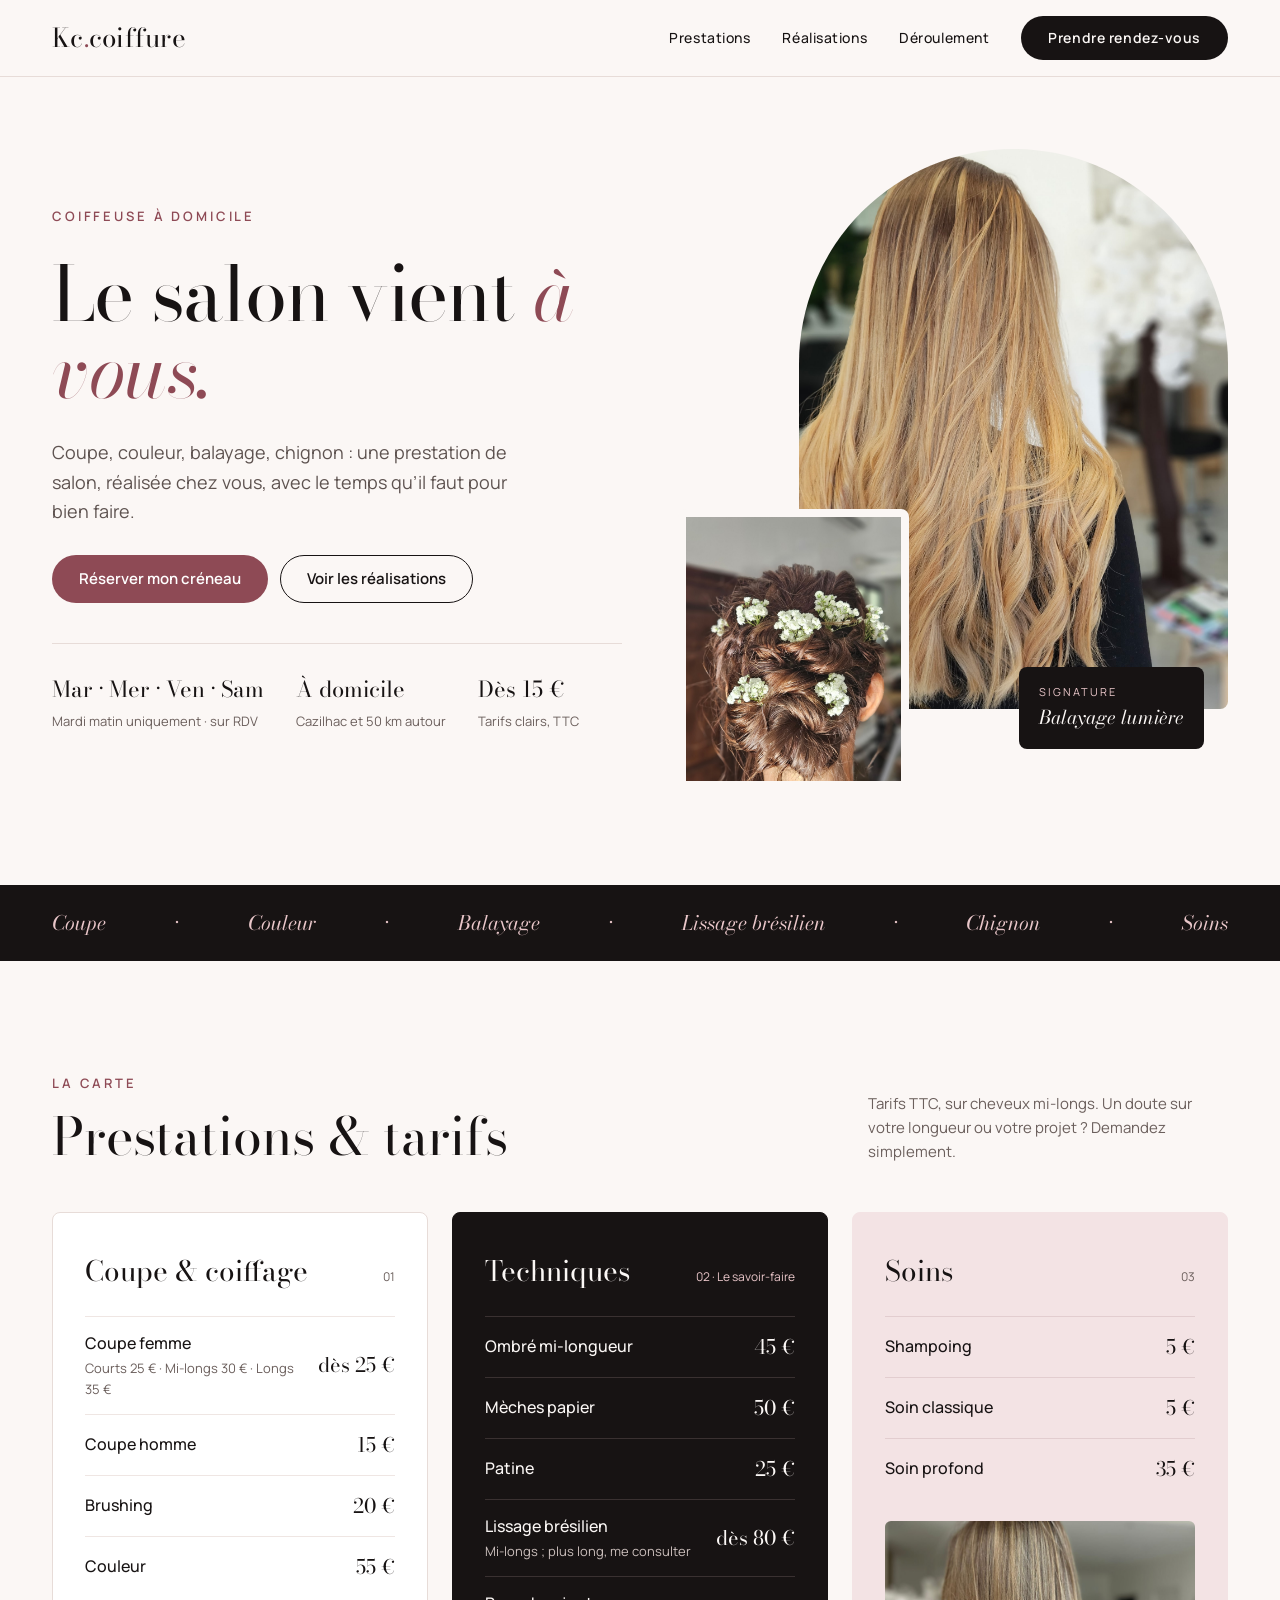
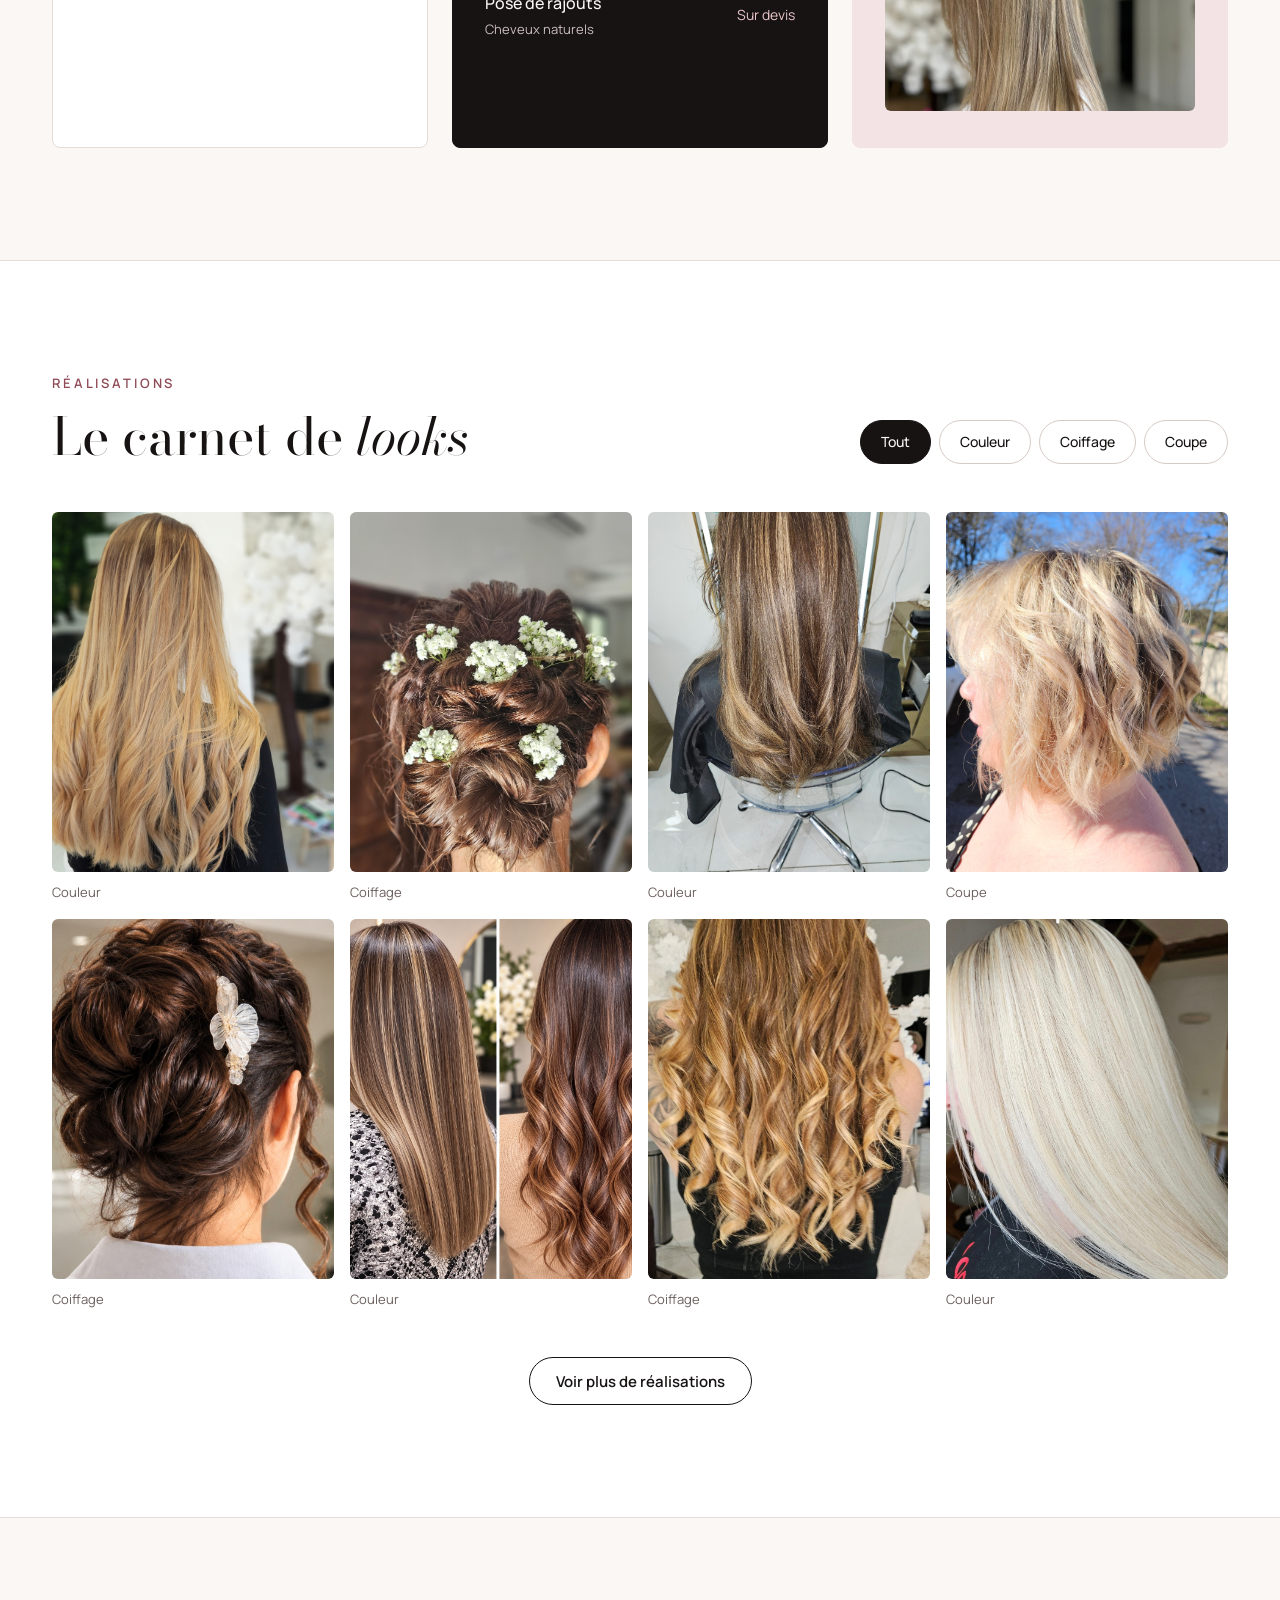
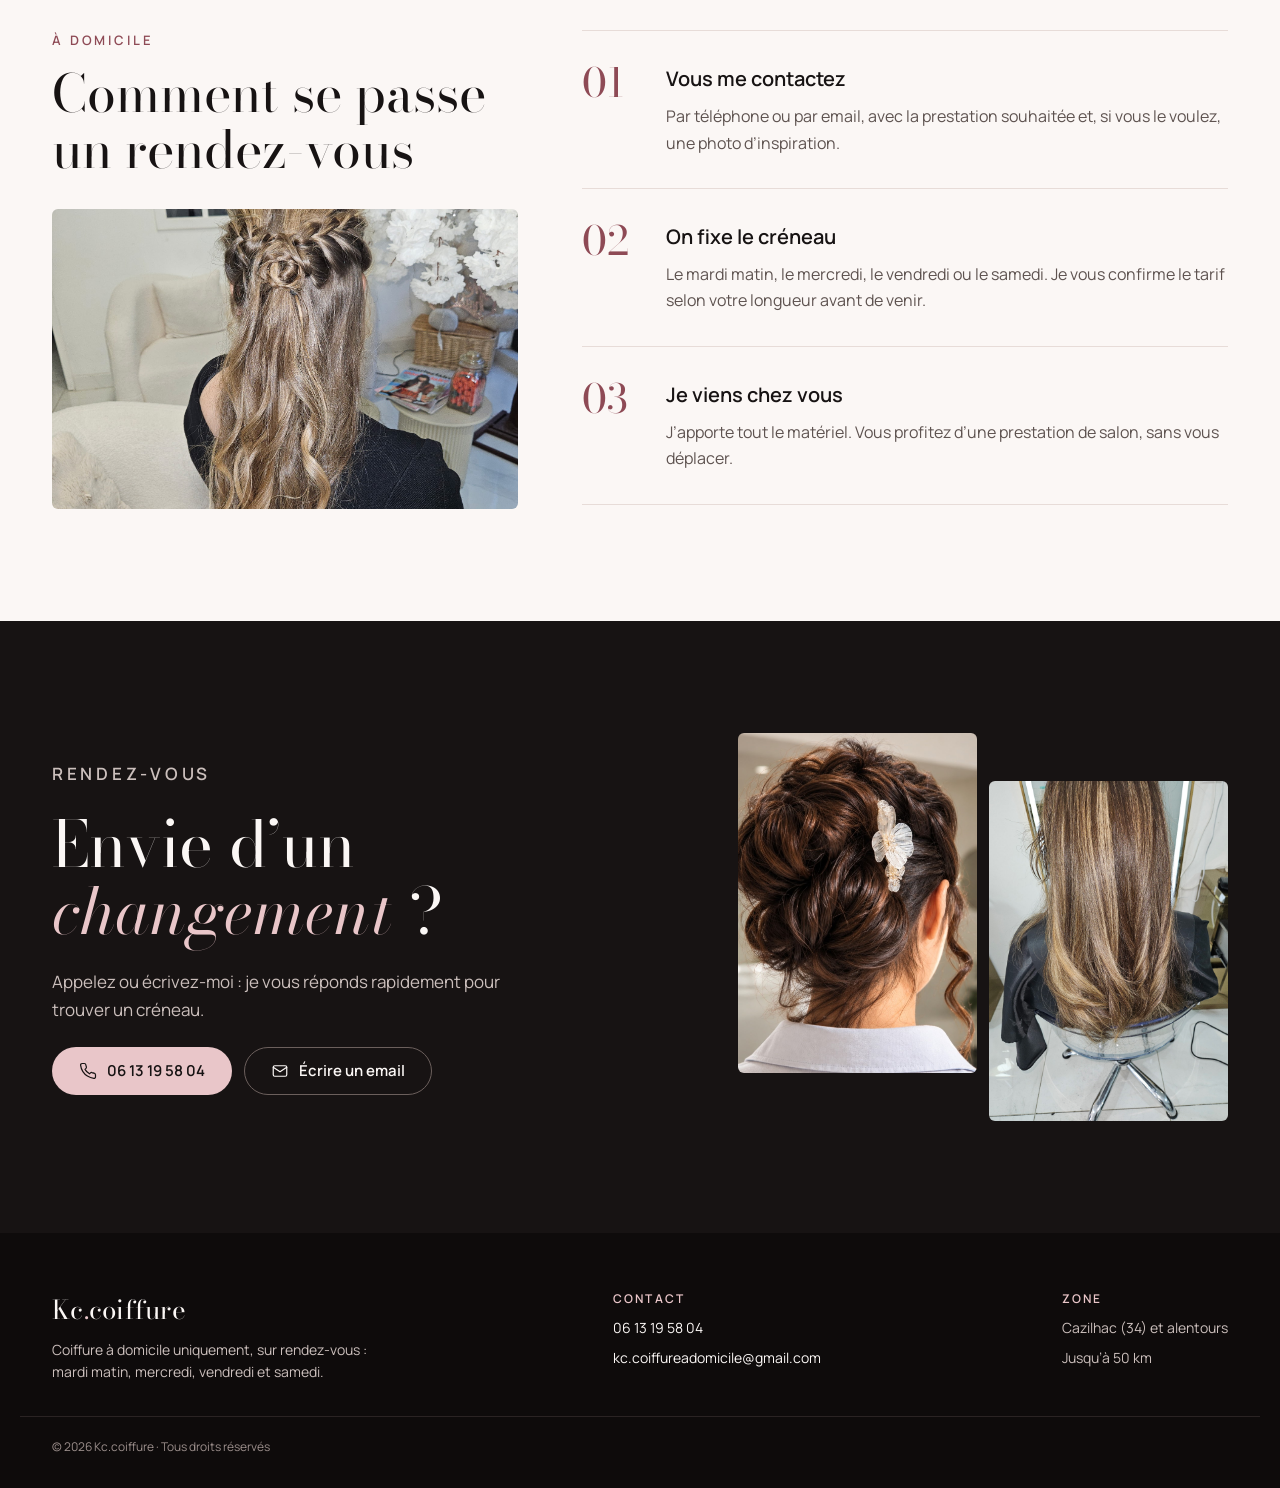
<file: index.html>
<!DOCTYPE html>
<html lang="fr">

<head>
    <meta charset="UTF-8">
    <meta name="viewport" content="width=device-width, initial-scale=1.0">
    <title>Kc.coiffure | Coiffeuse à domicile autour de Cazilhac (34)</title>
    <meta name="description"
        content="Kc.coiffure, coiffeuse à domicile à Cazilhac et jusqu'à 50 km autour : coupe, couleur, balayage, lissage brésilien, chignon. Mardi matin, mercredi, vendredi et samedi, sur rendez-vous.">
    <link rel="preconnect" href="https://fonts.googleapis.com">
    <link rel="preconnect" href="https://fonts.gstatic.com" crossorigin>
    <link
        href="https://fonts.googleapis.com/css2?family=Bodoni+Moda:ital,opsz,wght@0,6..96,400;0,6..96,500;1,6..96,400&family=Manrope:wght@400;500;600&display=swap"
        rel="stylesheet">
    <link rel="stylesheet" href="style.css">
</head>

<body>

    <!-- Navigation -->
    <header class="site-header" id="navbar">
        <nav class="nav container" aria-label="Navigation principale">
            <a href="#accueil" class="logo">Kc<span>.</span>coiffure</a>
            <button class="menu-toggle" type="button" aria-label="Ouvrir le menu" aria-expanded="false" aria-controls="navLinks">
                <span></span><span></span>
            </button>
            <div class="nav-links" id="navLinks">
                <a href="#prestations">Prestations</a>
                <a href="#galerie">Réalisations</a>
                <a href="#deroulement">Déroulement</a>
                <a href="#contact" class="btn btn-dark">Prendre rendez-vous</a>
            </div>
        </nav>
    </header>

    <main>
        <!-- Héros -->
        <section id="accueil" class="hero container">
            <div class="hero-text">
                <p class="eyebrow">Coiffeuse à domicile</p>
                <h1>Le salon vient <em>à vous.</em></h1>
                <p class="lead">Coupe, couleur, balayage, chignon : une prestation de salon, réalisée chez vous, avec le temps qu’il faut pour bien faire.</p>
                <div class="btn-row">
                    <a href="#contact" class="btn btn-accent">Réserver mon créneau</a>
                    <a href="#galerie" class="btn btn-outline">Voir les réalisations</a>
                </div>
                <dl class="facts">
                    <div><dt>Mar · Mer · Ven · Sam</dt><dd>Mardi matin uniquement · sur RDV</dd></div>
                    <div><dt>À domicile</dt><dd>Cazilhac et 50 km autour</dd></div>
                    <div><dt>Dès 15 €</dt><dd>Tarifs clairs, TTC</dd></div>
                </dl>
            </div>
            <div class="hero-visual">
                <img class="hero-main" src="photos/1000016357.JPG" alt="Longs cheveux blonds ondulés réalisés par Kc.coiffure">
                <img class="hero-small" src="photos/1000018485.JPG" alt="Chignon bohème orné de fleurs blanches">
                <div class="hero-badge">
                    <span>Signature</span>
                    <strong>Balayage lumière</strong>
                </div>
            </div>
        </section>

        <!-- Bandeau -->
        <div class="ribbon" aria-hidden="true">
            <div class="container">
                <span>Coupe</span><i>·</i><span>Couleur</span><i>·</i><span>Balayage</span><i>·</i><span>Lissage brésilien</span><i>·</i><span>Chignon</span><i>·</i><span>Soins</span>
            </div>
        </div>

        <!-- Prestations -->
        <section id="prestations" class="section container">
            <div class="section-head">
                <div>
                    <p class="eyebrow">La carte</p>
                    <h2>Prestations &amp; tarifs</h2>
                </div>
                <p class="section-note">Tarifs TTC, sur cheveux mi-longs. Un doute sur votre longueur ou votre projet ? Demandez simplement.</p>
            </div>

            <div class="price-grid">
                <article class="price-card">
                    <header><h3>Coupe &amp; coiffage</h3><span>01</span></header>
                    <ul>
                        <li><span>Coupe femme<small>Courts 25 € · Mi-longs 30 € · Longs 35 €</small></span><b>dès 25 €</b></li>
                        <li><span>Coupe homme</span><b>15 €</b></li>
                        <li><span>Brushing</span><b>20 €</b></li>
                        <li><span>Couleur</span><b>55 €</b></li>
                    </ul>
                </article>

                <article class="price-card price-card--dark">
                    <header><h3>Techniques</h3><span>02 · Le savoir-faire</span></header>
                    <ul>
                        <li><span>Ombré mi-longueur</span><b>45 €</b></li>
                        <li><span>Mèches papier</span><b>50 €</b></li>
                        <li><span>Patine</span><b>25 €</b></li>
                        <li><span>Lissage brésilien<small>Mi-longs ; plus long, me consulter</small></span><b>dès 80 €</b></li>
                        <li><span>Pose de rajouts<small>Cheveux naturels</small></span><b class="quote">Sur devis</b></li>
                    </ul>
                </article>

                <article class="price-card price-card--pink">
                    <header><h3>Soins</h3><span>03</span></header>
                    <ul>
                        <li><span>Shampoing</span><b>5 €</b></li>
                        <li><span>Soin classique</span><b>5 €</b></li>
                        <li><span>Soin profond</span><b>35 €</b></li>
                    </ul>
                    <img src="photos/2442986605621758912.JPG" alt="Cheveux lisses et brillants après soin" loading="lazy">
                </article>
            </div>
        </section>

        <!-- Galerie -->
        <section id="galerie" class="gallery-section">
            <div class="section container">
                <div class="section-head">
                    <div>
                        <p class="eyebrow">Réalisations</p>
                        <h2>Le carnet de <em>looks</em></h2>
                    </div>
                    <div class="filters" role="group" aria-label="Filtrer les réalisations">
                        <button type="button" class="chip is-active" data-filter="tous" aria-pressed="true">Tout</button>
                        <button type="button" class="chip" data-filter="couleur" aria-pressed="false">Couleur</button>
                        <button type="button" class="chip" data-filter="coiffage" aria-pressed="false">Coiffage</button>
                        <button type="button" class="chip" data-filter="coupe" aria-pressed="false">Coupe</button>
                    </div>
                </div>
                <div class="gallery-grid" id="galleryGrid"></div>
                <div class="center">
                    <button type="button" id="showMoreBtn" class="btn btn-outline">Voir plus de réalisations</button>
                </div>
            </div>
        </section>

        <!-- Déroulement -->
        <section id="deroulement" class="section container steps-wrap">
            <div class="steps-intro">
                <p class="eyebrow">À domicile</p>
                <h2>Comment se passe un rendez-vous</h2>
                <img src="photos/7081114608800117376.JPG" alt="Coiffure mi-attachée aux longues ondulations" loading="lazy">
            </div>
            <ol class="steps">
                <li><span class="num">01</span><div><h3>Vous me contactez</h3><p>Par téléphone ou par email, avec la prestation souhaitée et, si vous le voulez, une photo d’inspiration.</p></div></li>
                <li><span class="num">02</span><div><h3>On fixe le créneau</h3><p>Le mardi matin, le mercredi, le vendredi ou le samedi. Je vous confirme le tarif selon votre longueur avant de venir.</p></div></li>
                <li><span class="num">03</span><div><h3>Je viens chez vous</h3><p>J’apporte tout le matériel. Vous profitez d’une prestation de salon, sans vous déplacer.</p></div></li>
            </ol>
        </section>

        <!-- Contact -->
        <section id="contact" class="contact">
            <div class="container contact-inner">
                <div class="contact-text">
                    <p class="eyebrow eyebrow--light">Rendez-vous</p>
                    <h2>Envie d’un <em>changement</em> ?</h2>
                    <p>Appelez ou écrivez-moi : je vous réponds rapidement pour trouver un créneau.</p>
                    <div class="btn-row">
                        <a href="tel:+33613195804" class="btn btn-pink">
                            <svg width="18" height="18" viewBox="0 0 24 24" fill="none" stroke="currentColor" stroke-width="1.6" stroke-linecap="round" stroke-linejoin="round" aria-hidden="true"><path d="M22 16.9v3a2 2 0 0 1-2.2 2 19.8 19.8 0 0 1-8.6-3.1 19.5 19.5 0 0 1-6-6A19.8 19.8 0 0 1 2.1 4.2 2 2 0 0 1 4.1 2h3a2 2 0 0 1 2 1.7c.1.9.4 1.8.7 2.7a2 2 0 0 1-.5 2.1L8 9.8a16 16 0 0 0 6 6l1.3-1.3a2 2 0 0 1 2.1-.4c.9.3 1.8.6 2.7.7a2 2 0 0 1 1.7 2z"/></svg>
                            06 13 19 58 04</a>
                        <a href="mailto:kc.coiffureadomicile@gmail.com" class="btn btn-ghost">
                            <svg width="18" height="18" viewBox="0 0 24 24" fill="none" stroke="currentColor" stroke-width="1.6" stroke-linecap="round" stroke-linejoin="round" aria-hidden="true"><rect x="3" y="5" width="18" height="14" rx="2"/><path d="m3 7 9 6 9-6"/></svg>
                            Écrire un email</a>
                    </div>
                </div>
                <div class="contact-photos">
                    <img src="photos/chignon-mariage.JPG" alt="Chignon brun orné d’une barrette fleur" loading="lazy">
                    <img src="photos/5843544016896871159.JPG" alt="Balayage caramel sur cheveux lisses" loading="lazy">
                </div>
            </div>
        </section>
    </main>

    <footer class="footer">
        <div class="container footer-inner">
            <div class="footer-brand">
                <span class="logo logo--light">Kc<span>.</span>coiffure</span>
                <p>Coiffure à domicile uniquement, sur rendez-vous : mardi matin, mercredi, vendredi et samedi.</p>
            </div>
            <div>
                <h4>Contact</h4>
                <a href="tel:+33613195804">06 13 19 58 04</a>
                <a href="mailto:kc.coiffureadomicile@gmail.com">kc.coiffureadomicile@gmail.com</a>
            </div>
            <div>
                <h4>Zone</h4>
                <p>Cazilhac (34) et alentours</p>
                <p>Jusqu’à 50 km</p>
            </div>
        </div>
        <div class="container footer-bottom">© 2026 Kc.coiffure · Tous droits réservés</div>
    </footer>

    <!-- Barre d'action mobile -->
    <div class="mobile-bar">
        <a href="tel:+33613195804" class="btn btn-accent">Appeler</a>
        <a href="mailto:kc.coiffureadomicile@gmail.com" class="btn btn-outline">Email</a>
    </div>

    <script src="script.js"></script>
</body>

</html>
</file>
<file: style.css>
/* ==========================================================================
   Kc.coiffure — thème « Noir poudré »
   Ancienne version du site : branche git `sauvegarde-ancien-site`
   ========================================================================== */
:root {
    --ivory: #FBF7F5;
    --white: #FFFFFF;
    --powder: #F3E3E4;
    --pink: #E9C6C9;
    --accent: #8E4A55;
    --ink: #171313;
    --ink-deep: #0E0B0B;
    --text-soft: #5E5350;
    --text-muted: #6B5F5C;
    --line: #E7DCD8;
    --line-soft: #EFE6E3;

    --font-display: 'Bodoni Moda', Georgia, serif;
    --font-body: 'Manrope', system-ui, -apple-system, sans-serif;

    --radius: 8px;
    --radius-sm: 6px;
    --ease: cubic-bezier(0.25, 1, 0.5, 1);
}

*, *::before, *::after { box-sizing: border-box; }
html { scroll-behavior: smooth; scroll-padding-top: 80px; }
body {
    margin: 0;
    font-family: var(--font-body);
    background: var(--ivory);
    color: var(--ink);
    line-height: 1.6;
    -webkit-font-smoothing: antialiased;
}
img { display: block; max-width: 100%; }
[hidden] { display: none !important; }
a { color: inherit; text-decoration: none; }
h1, h2, h3, h4, p { margin: 0; }
em { font-style: italic; }

.container { max-width: 1240px; margin: 0 auto; padding-inline: 32px; }
.section { padding-block: 112px; }
.center { display: flex; justify-content: center; margin-top: 48px; }

.eyebrow {
    font-size: 13px; font-weight: 600; letter-spacing: 0.22em;
    text-transform: uppercase; color: var(--accent); margin-bottom: 14px;
}
.eyebrow--light { color: var(--pink); }

h2 {
    font-family: var(--font-display); font-weight: 400;
    font-size: clamp(2.2rem, 4.5vw, 3.25rem); line-height: 1.08;
}

/* Boutons ---------------------------------------------------------------- */
.btn {
    display: inline-flex; align-items: center; justify-content: center; gap: 10px;
    min-height: 48px; padding: 0 26px; border-radius: 999px;
    font-family: inherit; font-weight: 600; font-size: 15px;
    border: 1px solid transparent; cursor: pointer;
    transition: transform .3s var(--ease), background-color .3s var(--ease), color .3s var(--ease);
}
.btn:hover { transform: translateY(-2px); }
.btn:focus-visible, .chip:focus-visible, .nav-links a:focus-visible { outline: 2px solid var(--accent); outline-offset: 3px; }
.btn-accent { background: var(--accent); color: var(--white); }
.btn-accent:hover { background: #7A3F49; }
.btn-dark { background: var(--ink); color: var(--ivory); }
.btn-outline { background: transparent; color: var(--ink); border-color: var(--ink); }
.btn-outline:hover { background: var(--ink); color: var(--ivory); }
.btn-pink { background: var(--pink); color: var(--ink); }
.btn-ghost { color: var(--ivory); border-color: var(--text-muted); }
.btn-ghost:hover { border-color: var(--pink); }
.btn-row { display: flex; flex-wrap: wrap; gap: 12px; }

/* Navigation -------------------------------------------------------------- */
.site-header {
    position: sticky; top: 0; z-index: 50;
    background: rgba(251, 247, 245, 0.92);
    backdrop-filter: blur(10px); -webkit-backdrop-filter: blur(10px);
    border-bottom: 1px solid var(--line);
}
.nav { display: flex; align-items: center; justify-content: space-between; gap: 24px; min-height: 76px; }
.logo { font-family: var(--font-display); font-size: 26px; letter-spacing: 0.01em; }
.logo span { color: var(--accent); }
.logo--light { color: var(--ivory); }
.logo--light span { color: var(--pink); }
.nav-links { display: flex; align-items: center; gap: 32px; font-size: 14px; font-weight: 500; letter-spacing: 0.04em; }
.nav-links a:not(.btn):hover { color: var(--accent); }
.nav-links .btn { min-height: 44px; font-size: 14px; }
.menu-toggle {
    display: none; width: 44px; height: 44px; border-radius: 999px;
    border: 1px solid #D8CAC6; background: transparent; cursor: pointer;
    flex-direction: column; align-items: center; justify-content: center; gap: 6px;
}
.menu-toggle span { display: block; width: 18px; height: 1.5px; background: var(--ink); transition: transform .3s var(--ease); }
.menu-toggle[aria-expanded="true"] span:first-child { transform: translateY(3.75px) rotate(45deg); }
.menu-toggle[aria-expanded="true"] span:last-child { transform: translateY(-3.75px) rotate(-45deg); }

/* Héros ------------------------------------------------------------------- */
.hero { display: flex; flex-wrap: wrap; align-items: center; gap: 56px; padding-block: 72px 96px; }
.hero-text { flex: 1 1 480px; min-width: 0; display: flex; flex-direction: column; gap: 28px; }
.hero-text .eyebrow { margin-bottom: 0; }
.hero h1 {
    font-family: var(--font-display); font-weight: 400;
    font-size: clamp(2.9rem, 6.2vw, 4.75rem); line-height: 1.02; letter-spacing: -0.015em;
}
.hero h1 em { color: var(--accent); }
.lead { font-size: 18px; line-height: 1.65; color: var(--text-soft); max-width: 480px; }
.facts {
    display: flex; flex-wrap: wrap; gap: 20px 32px; margin: 12px 0 0;
    padding-top: 28px; border-top: 1px solid var(--line);
}
.facts div { display: flex; flex-direction: column; gap: 4px; }
.facts dt { font-family: var(--font-display); font-size: 22px; }
.facts dd { margin: 0; font-size: 13px; color: var(--text-muted); }

.hero-visual { flex: 1 1 460px; min-width: 0; position: relative; height: 640px; }
.hero-main {
    position: absolute; right: 0; top: 0; width: 78%; height: 560px;
    object-fit: cover; border-radius: 220px 220px var(--radius) var(--radius);
}
.hero-small {
    position: absolute; left: 0; bottom: 0; width: 42%; height: 280px;
    object-fit: cover; border-radius: var(--radius); border: 8px solid var(--ivory);
}
.hero-badge {
    position: absolute; right: 24px; bottom: 40px; max-width: 200px;
    background: var(--ink); color: var(--ivory); padding: 16px 20px; border-radius: var(--radius);
    display: flex; flex-direction: column; gap: 2px;
}
.hero-badge span { font-size: 11px; letter-spacing: 0.18em; text-transform: uppercase; color: var(--pink); }
.hero-badge strong { font-family: var(--font-display); font-weight: 400; font-style: italic; font-size: 19px; }

/* Bandeau ----------------------------------------------------------------- */
.ribbon { background: var(--ink); color: var(--pink); }
.ribbon .container {
    display: flex; flex-wrap: wrap; justify-content: space-between; gap: 12px 40px;
    padding-block: 22px; font-family: var(--font-display); font-style: italic; font-size: 20px;
}
.ribbon i { font-style: normal; }

/* Prestations ------------------------------------------------------------- */
.section-head {
    display: flex; flex-wrap: wrap; justify-content: space-between; align-items: flex-end;
    gap: 24px; margin-bottom: 48px;
}
.section-note { font-size: 15px; color: var(--text-muted); max-width: 360px; }
.price-grid { display: grid; grid-template-columns: repeat(auto-fit, minmax(300px, 1fr)); gap: 24px; }
.price-card {
    background: var(--white); border: 1px solid var(--line); border-radius: var(--radius);
    padding: 36px 32px; display: flex; flex-direction: column; gap: 22px;
}
.price-card header { display: flex; justify-content: space-between; align-items: baseline; gap: 12px; }
.price-card h3 { font-family: var(--font-display); font-weight: 400; font-size: 28px; }
.price-card header span { font-size: 12px; color: var(--text-muted); }
.price-card ul { list-style: none; margin: 0; padding: 0; }
.price-card li {
    display: flex; justify-content: space-between; align-items: center; gap: 16px;
    padding: 14px 0; border-top: 1px solid var(--line-soft); font-weight: 500;
}
.price-card li > span { display: flex; flex-direction: column; gap: 2px; }
.price-card small { font-size: 13px; font-weight: 400; color: var(--text-muted); }
.price-card b { font-family: var(--font-display); font-weight: 400; font-size: 20px; white-space: nowrap; }
.price-card b.quote { font-family: var(--font-body); font-size: 14px; }
.price-card img { width: 100%; height: 190px; object-fit: cover; border-radius: var(--radius-sm); margin-top: auto; }

.price-card--dark { background: var(--ink); color: var(--ivory); border-color: var(--ink); }
.price-card--dark header span, .price-card--dark b.quote { color: var(--pink); }
.price-card--dark li { border-top-color: #3A3131; }
.price-card--dark small { color: #CBBFBC; }
.price-card--pink { background: var(--powder); border-color: var(--powder); }
.price-card--pink li { border-top-color: #E2CDCF; }

/* Galerie ----------------------------------------------------------------- */
.gallery-section { background: var(--white); border-block: 1px solid var(--line); }
.filters { display: flex; flex-wrap: wrap; gap: 8px; }
.chip {
    min-height: 44px; padding: 0 20px; border-radius: 999px; cursor: pointer;
    font-family: inherit; font-size: 14px; font-weight: 500;
    background: transparent; color: var(--ink); border: 1px solid #D8CAC6;
    transition: background-color .3s var(--ease), color .3s var(--ease);
}
.chip:hover { border-color: var(--ink); }
.chip.is-active { background: var(--ink); color: var(--ivory); border-color: var(--ink); }
.gallery-grid { display: grid; grid-template-columns: repeat(auto-fill, minmax(260px, 1fr)); gap: 16px; }
.gallery-item { margin: 0; display: flex; flex-direction: column; gap: 10px; animation: fadeIn .5s var(--ease); }
.gallery-item .frame { overflow: hidden; border-radius: var(--radius-sm); background: var(--line-soft); }
.gallery-item img { width: 100%; height: 360px; object-fit: cover; transition: transform .6s var(--ease); }
.gallery-item:hover img { transform: scale(1.04); }
.gallery-item figcaption { font-size: 13px; color: var(--text-muted); }
@keyframes fadeIn { from { opacity: 0; transform: translateY(8px); } to { opacity: 1; transform: none; } }

/* Déroulement ------------------------------------------------------------- */
.steps-wrap { display: flex; flex-wrap: wrap; gap: 64px; align-items: flex-start; }
.steps-intro { flex: 1 1 340px; min-width: 0; }
.steps-intro img { width: 100%; height: 300px; object-fit: cover; border-radius: var(--radius-sm); margin-top: 32px; }
.steps { flex: 1 1 520px; min-width: 0; list-style: none; margin: 0; padding: 0; border-bottom: 1px solid var(--line); }
.steps li { display: flex; gap: 28px; padding: 32px 0; border-top: 1px solid var(--line); }
.steps .num { font-family: var(--font-display); font-size: 40px; line-height: 1; color: var(--accent); min-width: 56px; }
.steps h3 { font-size: 20px; font-weight: 600; margin-bottom: 8px; }
.steps p { font-size: 16px; line-height: 1.65; color: var(--text-soft); }

/* Contact ----------------------------------------------------------------- */
.contact { background: var(--ink); color: var(--ivory); }
.contact-inner { display: flex; flex-wrap: wrap; align-items: center; gap: 56px; padding-block: 112px; }
.contact-text { flex: 1 1 520px; min-width: 0; display: flex; flex-direction: column; gap: 24px; }
.contact-text .eyebrow { margin-bottom: 0; }
.contact h2 { font-size: clamp(2.5rem, 5.5vw, 4rem); line-height: 1.04; }
.contact h2 em { color: var(--pink); }
.contact-text > p { font-size: 17px; color: #CBBFBC; max-width: 460px; }
.contact-photos { flex: 1 1 380px; min-width: 0; display: grid; grid-template-columns: repeat(2, minmax(0, 1fr)); gap: 12px; }
.contact-photos img { width: 100%; height: 340px; object-fit: cover; border-radius: var(--radius-sm); }
.contact-photos img:last-child { margin-top: 48px; }

/* Footer ------------------------------------------------------------------ */
.footer { background: var(--ink-deep); color: #CBBFBC; font-size: 14px; }
.footer-inner { display: flex; flex-wrap: wrap; justify-content: space-between; gap: 40px; padding-block: 56px 32px; }
.footer-inner > div { display: flex; flex-direction: column; gap: 8px; }
.footer-brand { max-width: 320px; }
.footer h4 { font-size: 12px; font-weight: 600; letter-spacing: 0.18em; text-transform: uppercase; color: var(--pink); }
.footer a { color: var(--ivory); }
.footer a:hover { color: var(--pink); }
.footer-bottom { padding-block: 20px 32px; border-top: 1px solid #2A2323; font-size: 12px; color: #9C8F8C; }

/* Barre d'action mobile ---------------------------------------------------- */
.mobile-bar { display: none; }

/* Responsive -------------------------------------------------------------- */
@media (max-width: 860px) {
    .container { padding-inline: 20px; }
    .section { padding-block: 80px; }
    .menu-toggle { display: flex; }
    .nav-links {
        position: absolute; top: 100%; left: 0; right: 0;
        flex-direction: column; align-items: stretch; gap: 0;
        background: var(--ivory); border-bottom: 1px solid var(--line);
        padding: 8px 20px 20px; font-size: 16px;
        display: none;
    }
    .nav-links.is-open { display: flex; }
    .nav-links a:not(.btn) { padding: 14px 0; border-bottom: 1px solid var(--line-soft); }
    .nav-links .btn { margin-top: 16px; }

    .hero { padding-block: 32px 64px; gap: 32px; }
    .hero-visual { order: -1; height: 460px; flex-basis: 100%; }
    .hero-main { width: 82%; height: 420px; border-radius: 170px 170px var(--radius) var(--radius); }
    .hero-small { width: 44%; height: 200px; border-width: 6px; }
    .hero-badge { display: none; }
    .facts dt { font-size: 18px; }

    .ribbon .container { justify-content: center; font-size: 17px; }
    .gallery-grid { grid-template-columns: repeat(2, minmax(0, 1fr)); gap: 10px; }
    .gallery-item img { height: 240px; }
    .contact-inner { padding-block: 80px; }
    .contact-photos img { height: 240px; }

    body { padding-bottom: 84px; }
    .mobile-bar {
        display: flex; gap: 6px; position: fixed; left: 12px; right: 12px; bottom: 14px; z-index: 60;
        background: var(--ivory); border-radius: 999px; padding: 6px;
        box-shadow: 0 10px 30px rgba(14, 11, 11, 0.35);
    }
    .mobile-bar .btn { flex: 1 1 0; min-height: 48px; font-size: 14px; }
    .mobile-bar .btn-outline { border-color: #D8CAC6; }
}

@media (prefers-reduced-motion: reduce) {
    html { scroll-behavior: auto; }
    *, *::before, *::after { animation: none !important; transition: none !important; }
}
</file>
